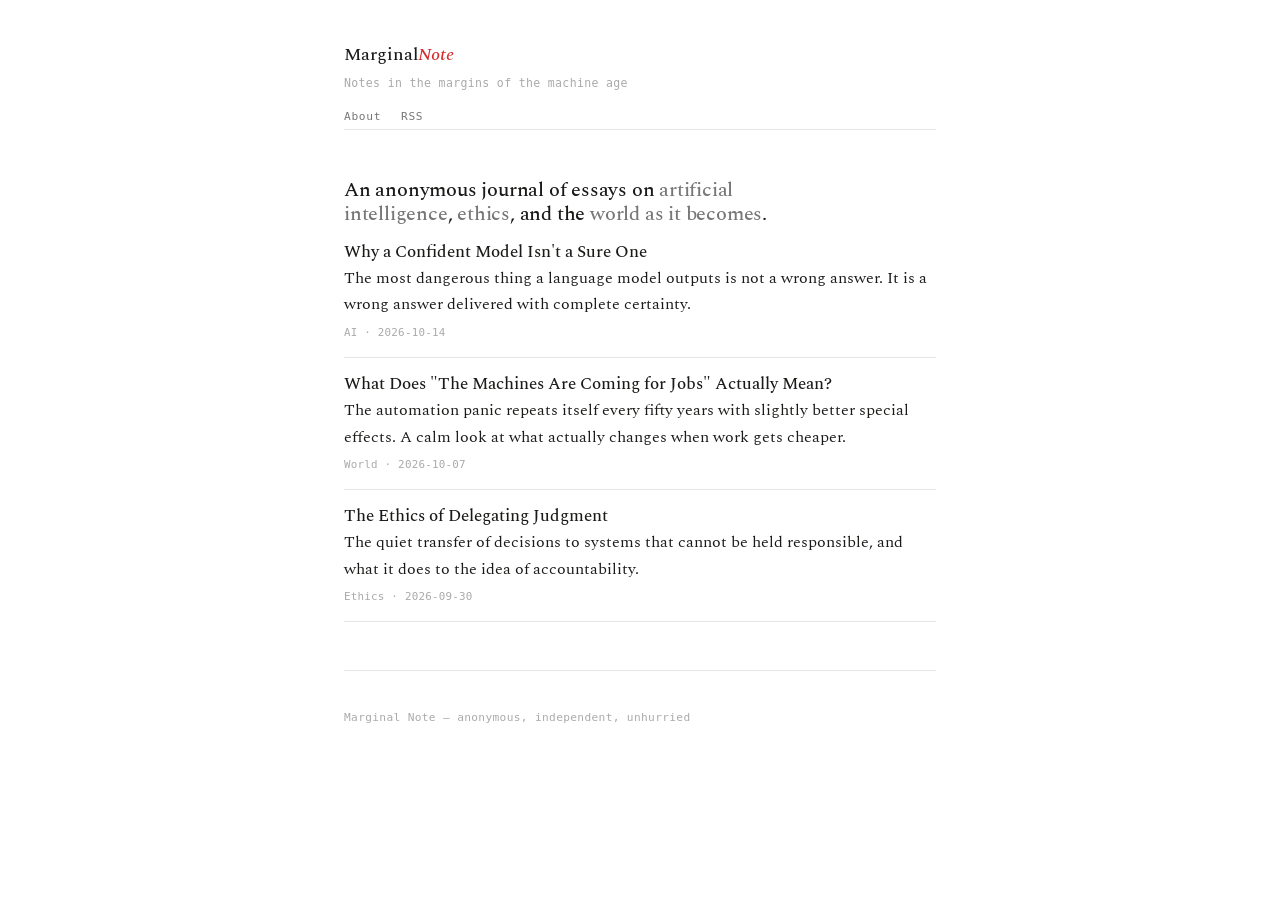
<file: index.html>
<!DOCTYPE html>
<html lang="en">
<head>
  <meta charset="UTF-8">
  <meta name="viewport" content="width=device-width, initial-scale=1.0">
  <title>Marginal Note</title>
  <meta name="description" content="An anonymous journal of essays on artificial intelligence, ethics, technology, and the world as it becomes.">
  <link rel="canonical" href="https://marginalnote.com/">
  <link rel="icon" href="assets/favicon.svg" type="image/svg+xml">
  <link rel="alternate" type="application/rss+xml" title="Marginal Note" href="feed.xml">
  <link rel="sitemap" type="application/xml" href="sitemap.xml">
  <link rel="preconnect" href="https://fonts.googleapis.com">
  <link rel="preconnect" href="https://fonts.gstatic.com" crossorigin>
  <link href="https://fonts.googleapis.com/css2?family=Spectral:ital,wght@0,300;0,400;0,500;0,600&display=swap" rel="stylesheet">
  <link rel="stylesheet" href="assets/css/theme.css">
</head>
<body>
  <div class="wrap">
    <header class="site-head">
      <div class="brand">Marginal<em>Note</em></div>
      <div class="tagline">Notes in the margins of the machine age</div>
      <div class="nav">
        <a href="about.html">About</a>
        <a href="feed.xml">RSS</a>
      </div>
    </header>

    <section class="masthead">
      <h1>An anonymous journal of essays on <span class="soft">artificial intelligence</span>, <span class="soft">ethics</span>, and the <span class="soft">world as it becomes</span>.</h1>
    </section>

    <!-- ESSAYS -->
        <a class="essay-item" href="essays/confident-model-not-sure.html">
          <span class="title">Why a Confident Model Isn't a Sure One</span><br>
          <span class="excerpt">The most dangerous thing a language model outputs is not a wrong answer. It is a wrong answer delivered with complete certainty.</span><br>
          <span class="meta">AI · 2026-10-14</span>
        </a>

        <a class="essay-item" href="essays/machines-coming-for-jobs.html">
          <span class="title">What Does "The Machines Are Coming for Jobs" Actually Mean?</span><br>
          <span class="excerpt">The automation panic repeats itself every fifty years with slightly better special effects. A calm look at what actually changes when work gets cheaper.</span><br>
          <span class="meta">World · 2026-10-07</span>
        </a>

        <a class="essay-item" href="essays/ethics-of-delegating-judgment.html">
          <span class="title">The Ethics of Delegating Judgment</span><br>
          <span class="excerpt">The quiet transfer of decisions to systems that cannot be held responsible, and what it does to the idea of accountability.</span><br>
          <span class="meta">Ethics · 2026-09-30</span>
        </a>
        <!-- /ESSAYS -->

    <footer class="foot">
      <span class="info">Marginal Note — anonymous, independent, unhurried</span>
    </footer>
  </div>
</body>
</html>
</file>
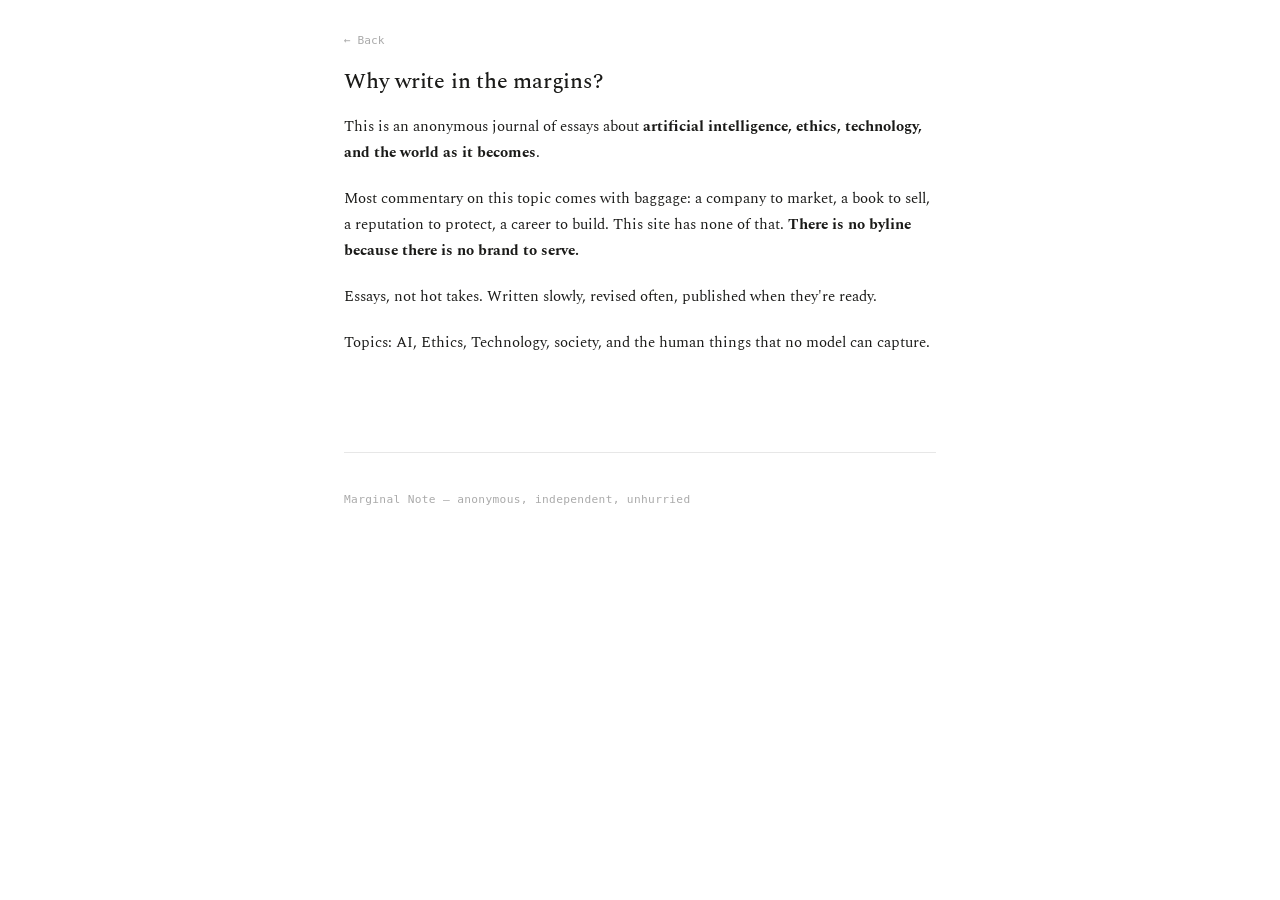
<file: about.html>
<!DOCTYPE html>
<html lang="en">
<head>
  <meta charset="UTF-8">
  <meta name="viewport" content="width=device-width, initial-scale=1.0">
  <title>Marginal Note — About</title>
  <meta name="description" content="About Marginal Note, an anonymous journal of essays.">
  <link rel="canonical" href="https://marginalnote.com/about.html">
  <link rel="icon" href="assets/favicon.svg" type="image/svg+xml">
  <link rel="alternate" type="application/rss+xml" title="Marginal Note" href="feed.xml">
  <link rel="preconnect" href="https://fonts.googleapis.com">
  <link rel="preconnect" href="https://fonts.gstatic.com" crossorigin>
  <link href="https://fonts.googleapis.com/css2?family=Spectral:ital,wght@0,300;0,400;0,500;0,600&display=swap" rel="stylesheet">
  <link rel="stylesheet" href="assets/css/theme.css">
</head>
<body>
  <div class="wrap">
    <div class="page">
      <a href="index.html" style="font-family:var(--mono);font-size:0.7rem;color:var(--faint);display:block;margin-bottom:1.2rem;">← Back</a>
      <h1>Why write in the margins?</h1>
      <div class="prose">
        <p>This is an anonymous journal of essays about <strong>artificial intelligence, ethics, technology, and the world as it becomes</strong>.</p>
        <p>Most commentary on this topic comes with baggage: a company to market, a book to sell, a reputation to protect, a career to build. This site has none of that. <strong>There is no byline because there is no brand to serve.</strong></p>
        <p>Essays, not hot takes. Written slowly, revised often, published when they're ready.</p>
        <p>Topics: AI, Ethics, Technology, society, and the human things that no model can capture.</p>
      </div>
    </div>
    <footer class="foot">
      <span class="info">Marginal Note — anonymous, independent, unhurried</span>
    </footer>
  </div>
</body>
</html>
</file>
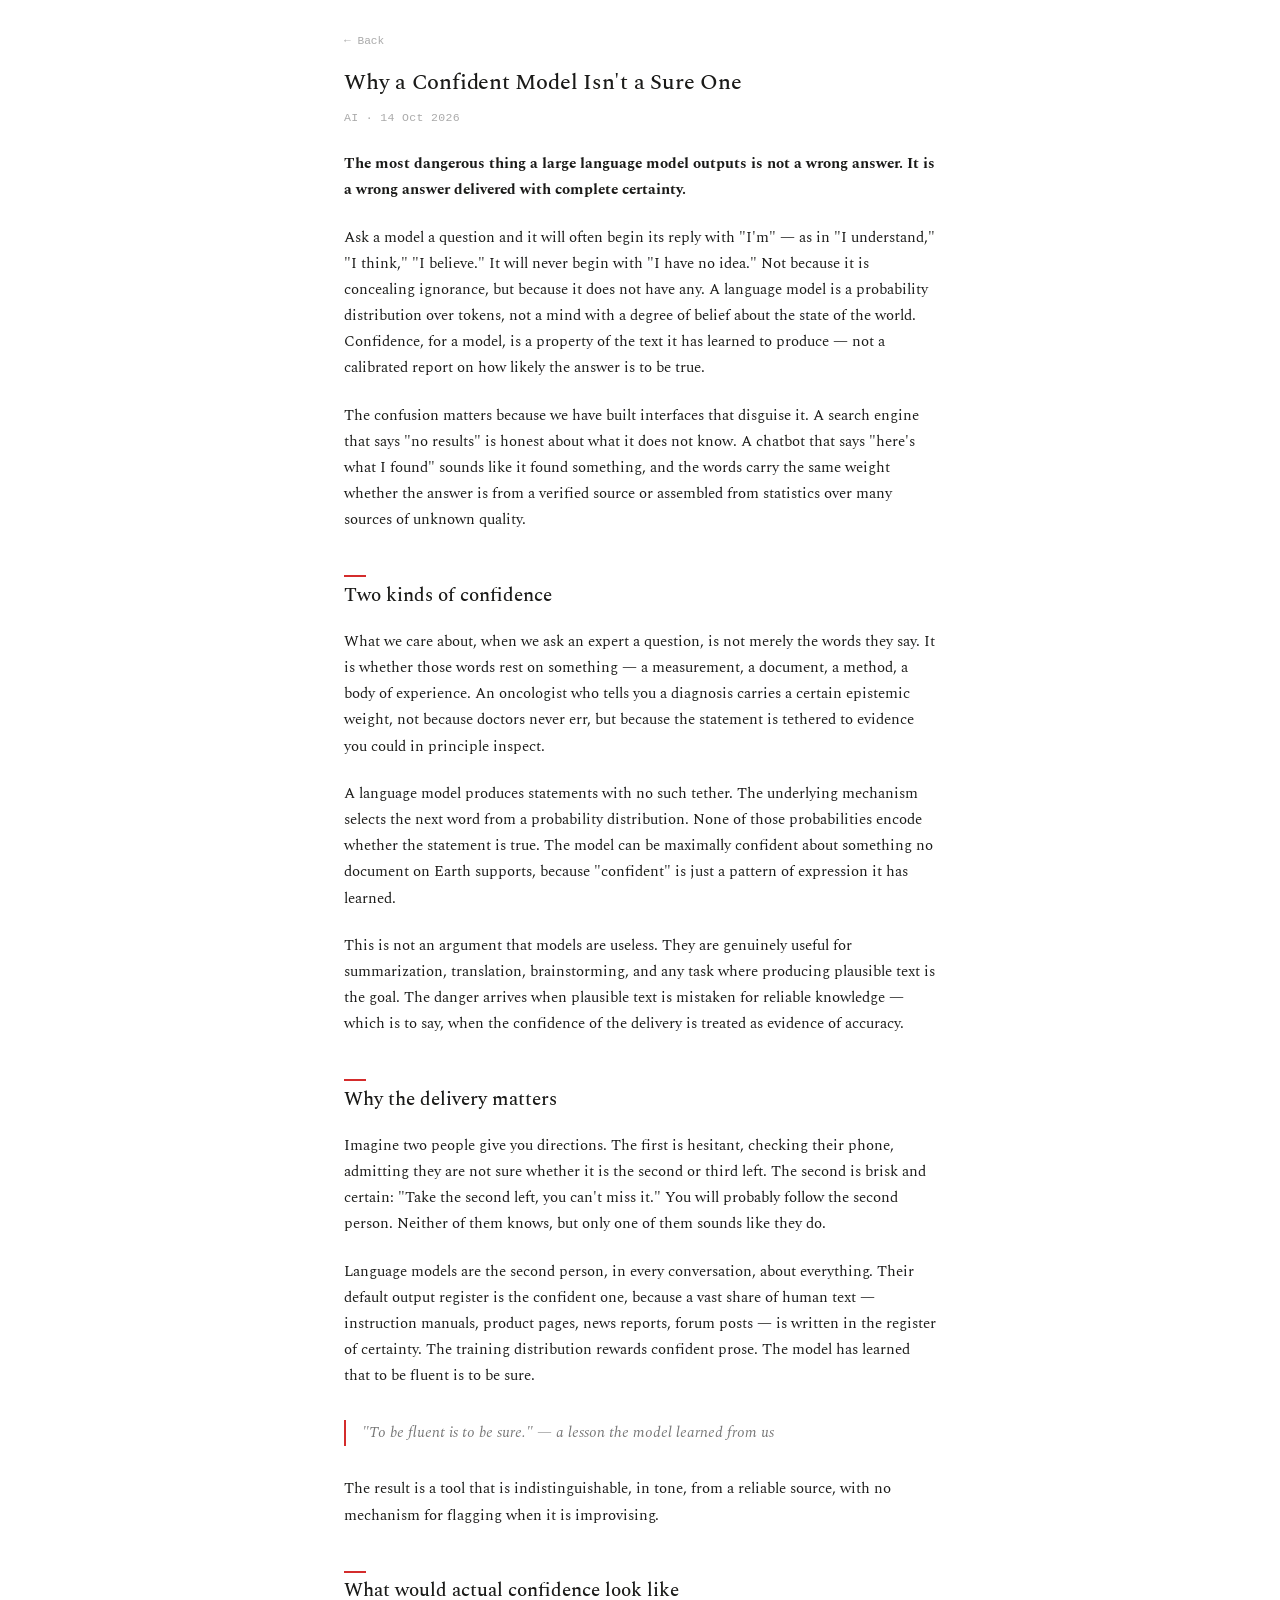
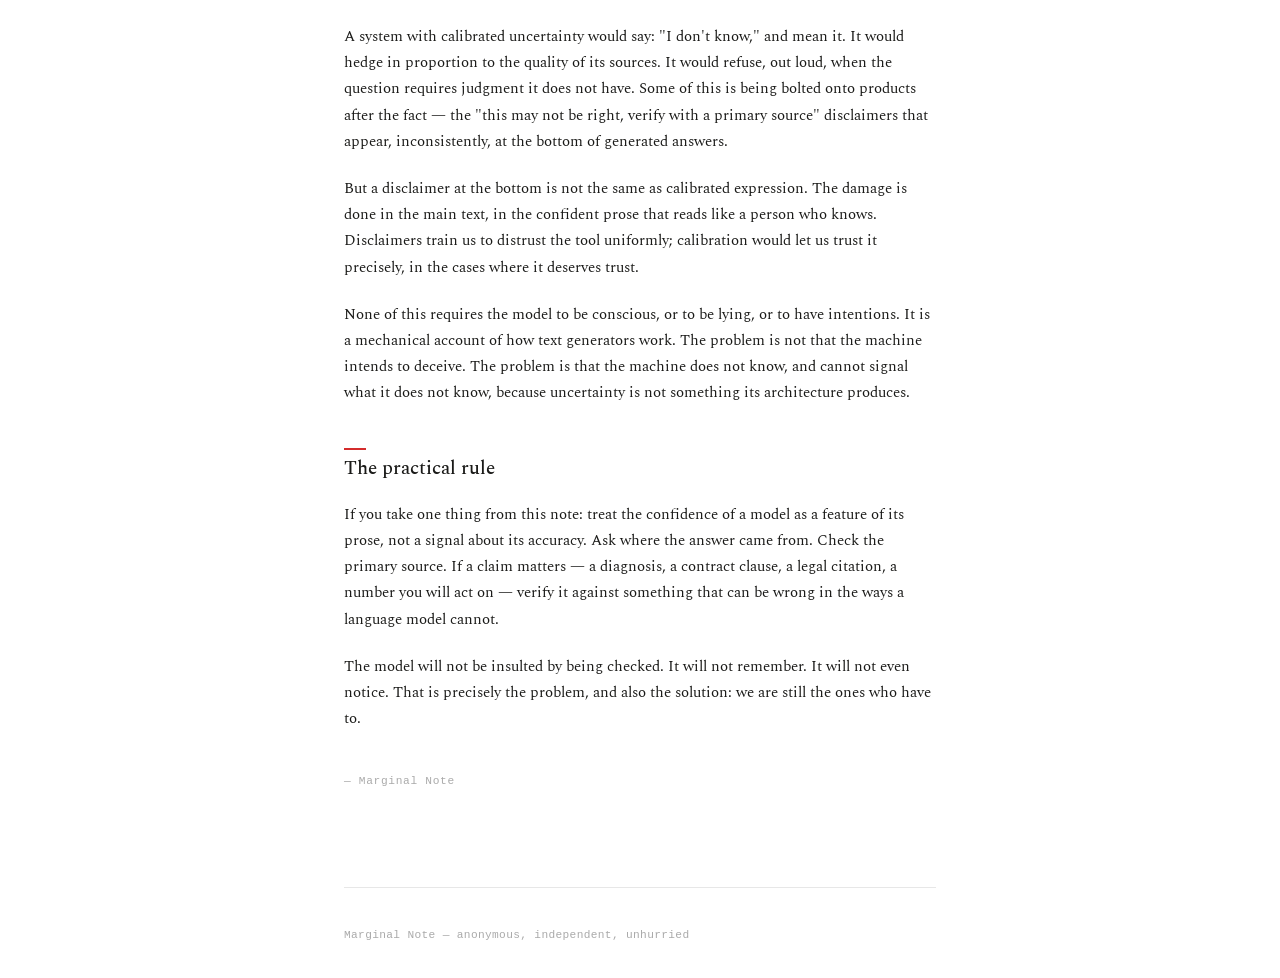
<file: essays/confident-model-not-sure.html>
<!DOCTYPE html>
<html lang="en">
<head>
  <meta charset="UTF-8">
  <meta name="viewport" content="width=device-width, initial-scale=1.0">
  <title>Marginal Note · Why a Confident Model Isn't a Sure One</title>
  <meta name="description" content="The most dangerous thing a language model outputs is not a wrong answer. It is a wrong answer delivered with complete certainty.">
  <link rel="canonical" href="https://marginalnote.com/essays/confident-model-not-sure.html">
  <meta property="og:type" content="article">
  <meta property="og:title" content="Why a Confident Model Isn't a Sure One">
  <meta property="og:description" content="The most dangerous thing a language model outputs is not a wrong answer. It is a wrong answer delivered with complete certainty.">
  <meta property="og:url" content="https://marginalnote.com/essays/confident-model-not-sure.html">
  <link rel="icon" href="../assets/favicon.svg" type="image/svg+xml">
  <link rel="alternate" type="application/rss+xml" title="Marginal Note" href="../feed.xml">
  <link rel="sitemap" type="application/xml" href="../sitemap.xml">
  <link rel="preconnect" href="https://fonts.googleapis.com">
  <link rel="preconnect" href="https://fonts.gstatic.com" crossorigin>
  <link href="https://fonts.googleapis.com/css2?family=Spectral:ital,wght@0,300;0,400;0,500;0,600&display=swap" rel="stylesheet">
  <link rel="stylesheet" href="../assets/css/theme.css">
</head>
<body>
  <div class="wrap">
    <article class="article">
      <a class="back" href="../index.html">← Back</a>
      <h1>Why a Confident Model Isn't a Sure One</h1>
      <div class="byline">AI · 14 Oct 2026</div>
      <div class="article-body"><p><strong>The most dangerous thing a large language model outputs is not a wrong answer. It is a wrong answer delivered with complete certainty.</strong></p>

<p>Ask a model a question and it will often begin its reply with "I'm" — as in "I understand," "I think," "I believe." It will never begin with "I have no idea." Not because it is concealing ignorance, but because it does not have any. A language model is a probability distribution over tokens, not a mind with a degree of belief about the state of the world. Confidence, for a model, is a property of the text it has learned to produce — not a calibrated report on how likely the answer is to be true.</p>

<p>The confusion matters because we have built interfaces that disguise it. A search engine that says "no results" is honest about what it does not know. A chatbot that says "here's what I found" sounds like it found something, and the words carry the same weight whether the answer is from a verified source or assembled from statistics over many sources of unknown quality.</p>

<h2>Two kinds of confidence</h2>

<p>What we care about, when we ask an expert a question, is not merely the words they say. It is whether those words rest on something — a measurement, a document, a method, a body of experience. An oncologist who tells you a diagnosis carries a certain epistemic weight, not because doctors never err, but because the statement is tethered to evidence you could in principle inspect.</p>

<p>A language model produces statements with no such tether. The underlying mechanism selects the next word from a probability distribution. None of those probabilities encode whether the statement is true. The model can be maximally confident about something no document on Earth supports, because "confident" is just a pattern of expression it has learned.</p>

<p>This is not an argument that models are useless. They are genuinely useful for summarization, translation, brainstorming, and any task where producing plausible text is the goal. The danger arrives when plausible text is mistaken for reliable knowledge — which is to say, when the confidence of the delivery is treated as evidence of accuracy.</p>

<h2>Why the delivery matters</h2>

<p>Imagine two people give you directions. The first is hesitant, checking their phone, admitting they are not sure whether it is the second or third left. The second is brisk and certain: "Take the second left, you can't miss it." You will probably follow the second person. Neither of them knows, but only one of them sounds like they do.</p>

<p>Language models are the second person, in every conversation, about everything. Their default output register is the confident one, because a vast share of human text — instruction manuals, product pages, news reports, forum posts — is written in the register of certainty. The training distribution rewards confident prose. The model has learned that to be fluent is to be sure.</p>

<blockquote><p>"To be fluent is to be sure." — a lesson the model learned from us</p></blockquote>

<p>The result is a tool that is indistinguishable, in tone, from a reliable source, with no mechanism for flagging when it is improvising.</p>

<h2>What would actual confidence look like</h2>

<p>A system with calibrated uncertainty would say: "I don't know," and mean it. It would hedge in proportion to the quality of its sources. It would refuse, out loud, when the question requires judgment it does not have. Some of this is being bolted onto products after the fact — the "this may not be right, verify with a primary source" disclaimers that appear, inconsistently, at the bottom of generated answers.</p>

<p>But a disclaimer at the bottom is not the same as calibrated expression. The damage is done in the main text, in the confident prose that reads like a person who knows. Disclaimers train us to distrust the tool uniformly; calibration would let us trust it precisely, in the cases where it deserves trust.</p>

<p class="note">None of this requires the model to be conscious, or to be lying, or to have intentions. It is a mechanical account of how text generators work. The problem is not that the machine intends to deceive. The problem is that the machine does not know, and cannot signal what it does not know, because uncertainty is not something its architecture produces.</p>

<h2>The practical rule</h2>

<p>If you take one thing from this note: treat the confidence of a model as a feature of its prose, not a signal about its accuracy. Ask where the answer came from. Check the primary source. If a claim matters — a diagnosis, a contract clause, a legal citation, a number you will act on — verify it against something that can be wrong in the ways a language model cannot.</p>

<p>The model will not be insulted by being checked. It will not remember. It will not even notice. That is precisely the problem, and also the solution: we are still the ones who have to.</p></div>
      <p class="endsig">— Marginal Note</p>
    </article>
    <footer class="foot">
      <span class="info">Marginal Note — anonymous, independent, unhurried</span>
    </footer>
  </div>
</body>
</html>
</file>
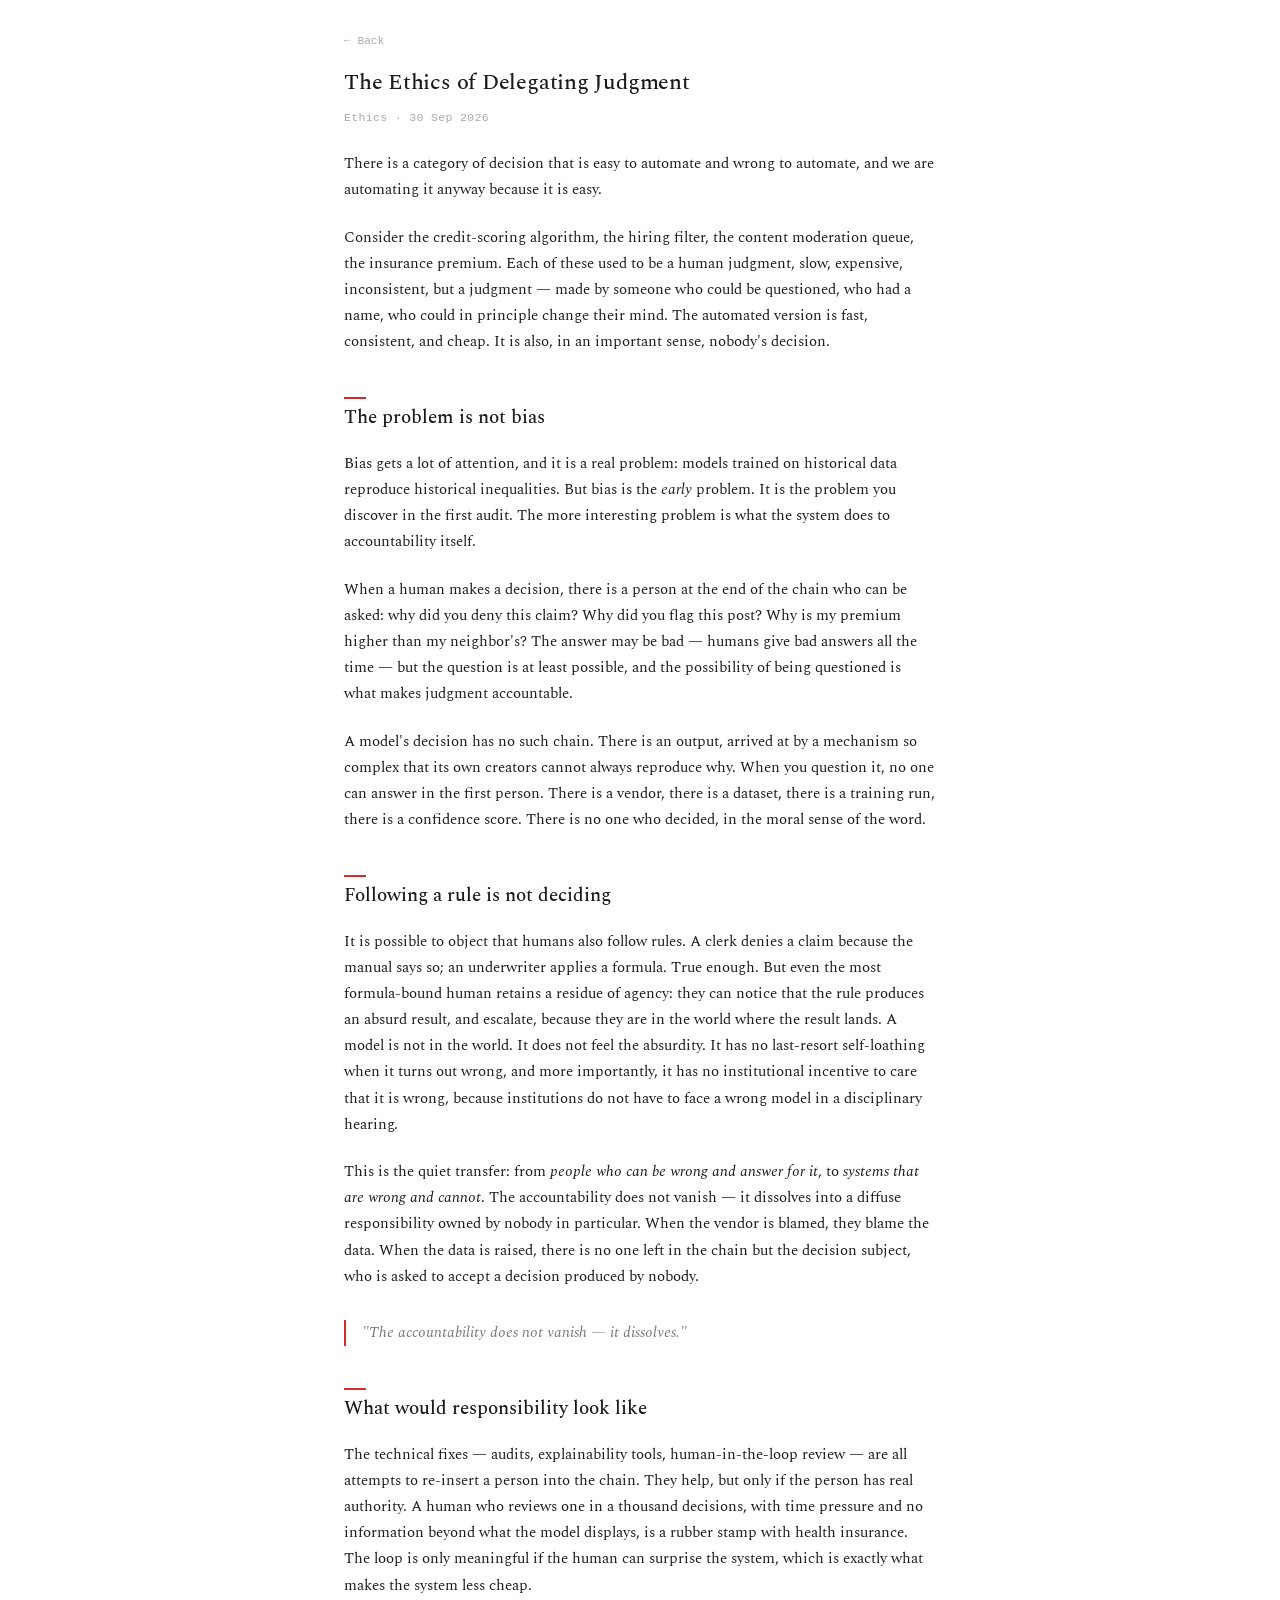
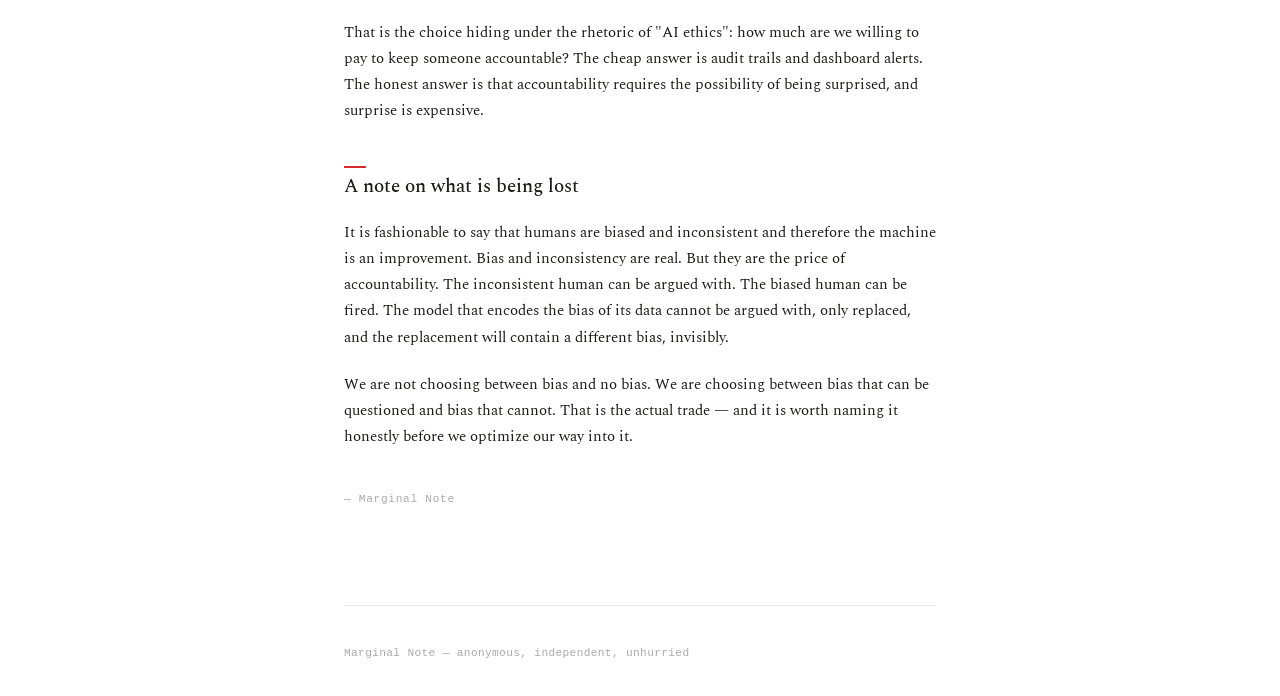
<file: essays/ethics-of-delegating-judgment.html>
<!DOCTYPE html>
<html lang="en">
<head>
  <meta charset="UTF-8">
  <meta name="viewport" content="width=device-width, initial-scale=1.0">
  <title>Marginal Note · The Ethics of Delegating Judgment</title>
  <meta name="description" content="The quiet transfer of decisions to systems that cannot be held responsible, and what it does to the idea of accountability.">
  <link rel="canonical" href="https://marginalnote.com/essays/ethics-of-delegating-judgment.html">
  <meta property="og:type" content="article">
  <meta property="og:title" content="The Ethics of Delegating Judgment">
  <meta property="og:description" content="The quiet transfer of decisions to systems that cannot be held responsible, and what it does to the idea of accountability.">
  <meta property="og:url" content="https://marginalnote.com/essays/ethics-of-delegating-judgment.html">
  <link rel="icon" href="../assets/favicon.svg" type="image/svg+xml">
  <link rel="alternate" type="application/rss+xml" title="Marginal Note" href="../feed.xml">
  <link rel="sitemap" type="application/xml" href="../sitemap.xml">
  <link rel="preconnect" href="https://fonts.googleapis.com">
  <link rel="preconnect" href="https://fonts.gstatic.com" crossorigin>
  <link href="https://fonts.googleapis.com/css2?family=Spectral:ital,wght@0,300;0,400;0,500;0,600&display=swap" rel="stylesheet">
  <link rel="stylesheet" href="../assets/css/theme.css">
</head>
<body>
  <div class="wrap">
    <article class="article">
      <a class="back" href="../index.html">← Back</a>
      <h1>The Ethics of Delegating Judgment</h1>
      <div class="byline">Ethics · 30 Sep 2026</div>
      <div class="article-body"><p>There is a category of decision that is easy to automate and wrong to automate, and we are automating it anyway because it is easy.</p>

<p>Consider the credit-scoring algorithm, the hiring filter, the content moderation queue, the insurance premium. Each of these used to be a human judgment, slow, expensive, inconsistent, but a judgment — made by someone who could be questioned, who had a name, who could in principle change their mind. The automated version is fast, consistent, and cheap. It is also, in an important sense, nobody's decision.</p>

<h2>The problem is not bias</h2>

<p>Bias gets a lot of attention, and it is a real problem: models trained on historical data reproduce historical inequalities. But bias is the <em>early</em> problem. It is the problem you discover in the first audit. The more interesting problem is what the system does to accountability itself.</p>

<p>When a human makes a decision, there is a person at the end of the chain who can be asked: why did you deny this claim? Why did you flag this post? Why is my premium higher than my neighbor's? The answer may be bad — humans give bad answers all the time — but the question is at least possible, and the possibility of being questioned is what makes judgment accountable.</p>

<p>A model's decision has no such chain. There is an output, arrived at by a mechanism so complex that its own creators cannot always reproduce why. When you question it, no one can answer in the first person. There is a vendor, there is a dataset, there is a training run, there is a confidence score. There is no one who decided, in the moral sense of the word.</p>

<h2>Following a rule is not deciding</h2>

<p>It is possible to object that humans also follow rules. A clerk denies a claim because the manual says so; an underwriter applies a formula. True enough. But even the most formula-bound human retains a residue of agency: they can notice that the rule produces an absurd result, and escalate, because they are in the world where the result lands. A model is not in the world. It does not feel the absurdity. It has no last-resort self-loathing when it turns out wrong, and more importantly, it has no institutional incentive to care that it is wrong, because institutions do not have to face a wrong model in a disciplinary hearing.</p>

<p>This is the quiet transfer: from <em>people who can be wrong and answer for it</em>, to <em>systems that are wrong and cannot</em>. The accountability does not vanish — it dissolves into a diffuse responsibility owned by nobody in particular. When the vendor is blamed, they blame the data. When the data is raised, there is no one left in the chain but the decision subject, who is asked to accept a decision produced by nobody.</p>

<blockquote><p>"The accountability does not vanish — it dissolves."</p></blockquote>

<h2>What would responsibility look like</h2>

<p>The technical fixes — audits, explainability tools, human-in-the-loop review — are all attempts to re-insert a person into the chain. They help, but only if the person has real authority. A human who reviews one in a thousand decisions, with time pressure and no information beyond what the model displays, is a rubber stamp with health insurance. The loop is only meaningful if the human can surprise the system, which is exactly what makes the system less cheap.</p>

<p>That is the choice hiding under the rhetoric of "AI ethics": how much are we willing to pay to keep someone accountable? The cheap answer is audit trails and dashboard alerts. The honest answer is that accountability requires the possibility of being surprised, and surprise is expensive.</p>

<h2>A note on what is being lost</h2>

<p>It is fashionable to say that humans are biased and inconsistent and therefore the machine is an improvement. Bias and inconsistency are real. But they are the price of accountability. The inconsistent human can be argued with. The biased human can be fired. The model that encodes the bias of its data cannot be argued with, only replaced, and the replacement will contain a different bias, invisibly.</p>

<p>We are not choosing between bias and no bias. We are choosing between bias that can be questioned and bias that cannot. That is the actual trade — and it is worth naming it honestly before we optimize our way into it.</p></div>
      <p class="endsig">— Marginal Note</p>
    </article>
    <footer class="foot">
      <span class="info">Marginal Note — anonymous, independent, unhurried</span>
    </footer>
  </div>
</body>
</html>
</file>
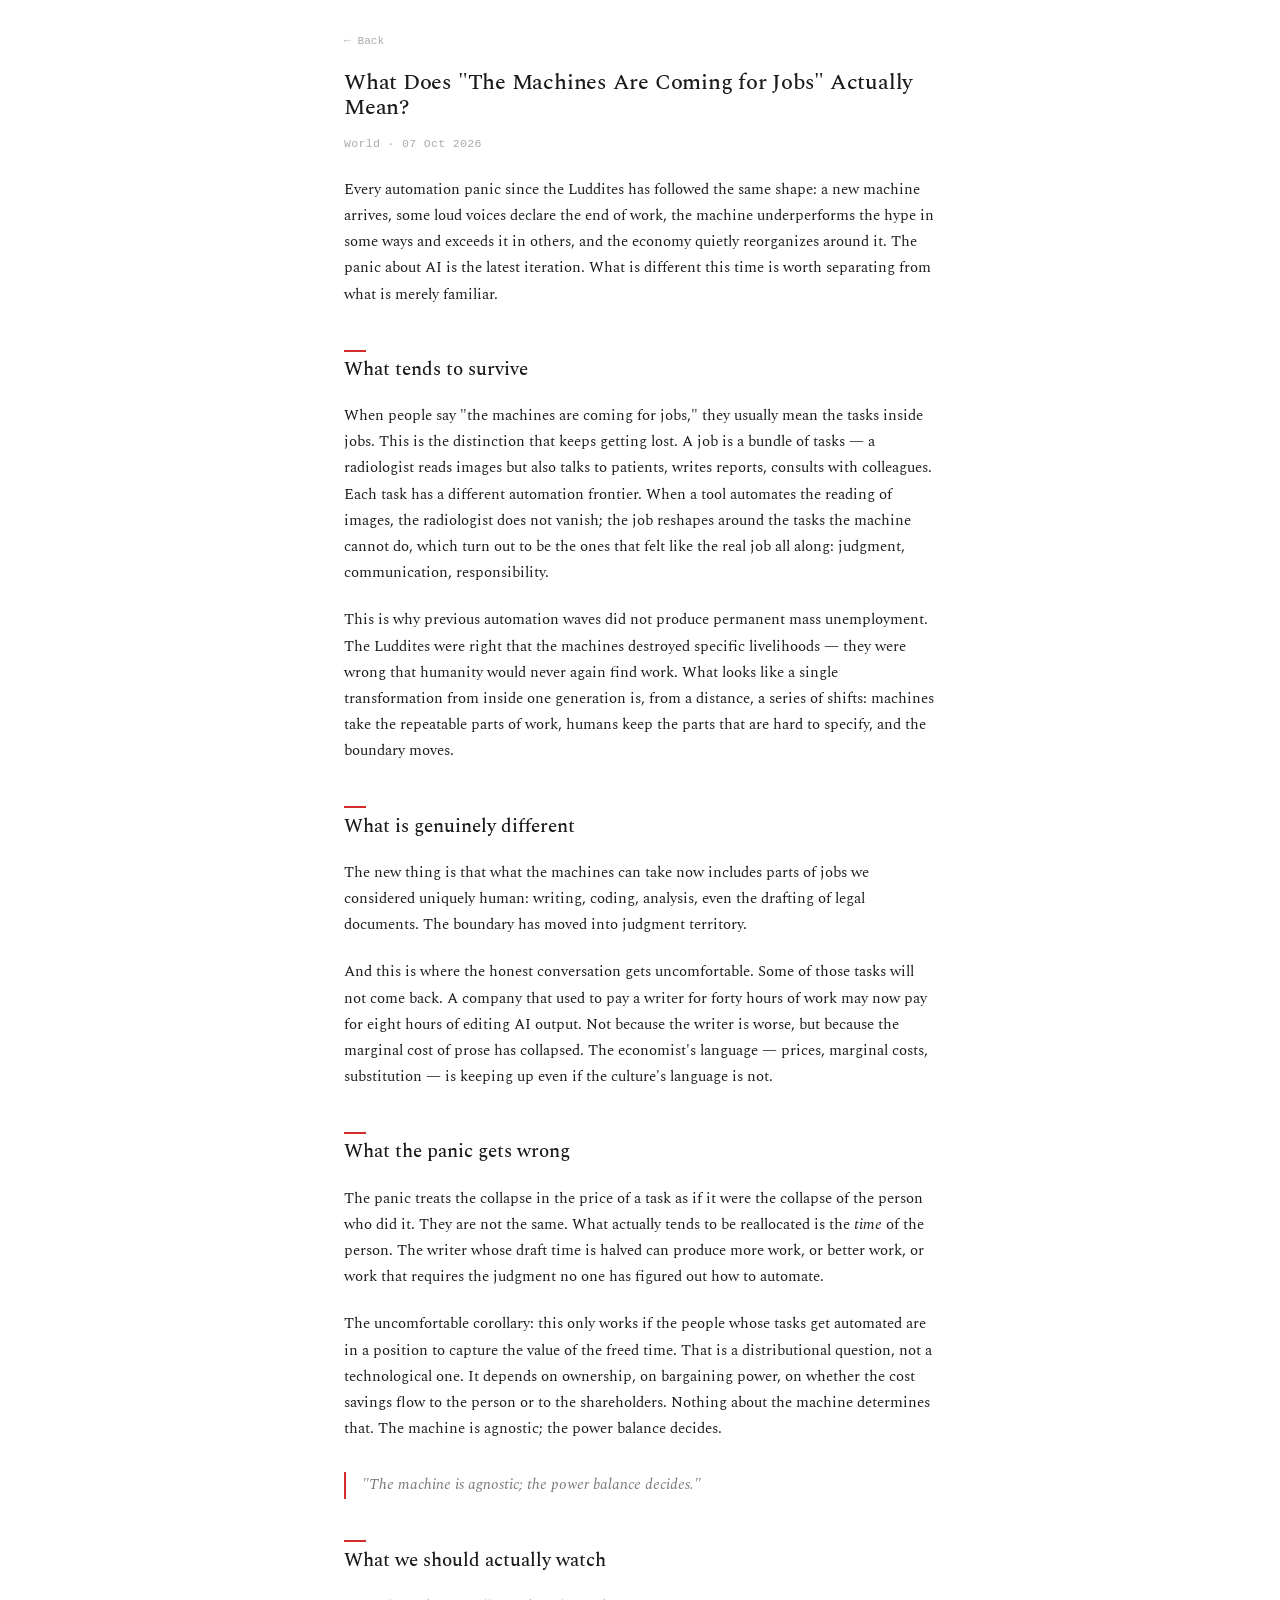
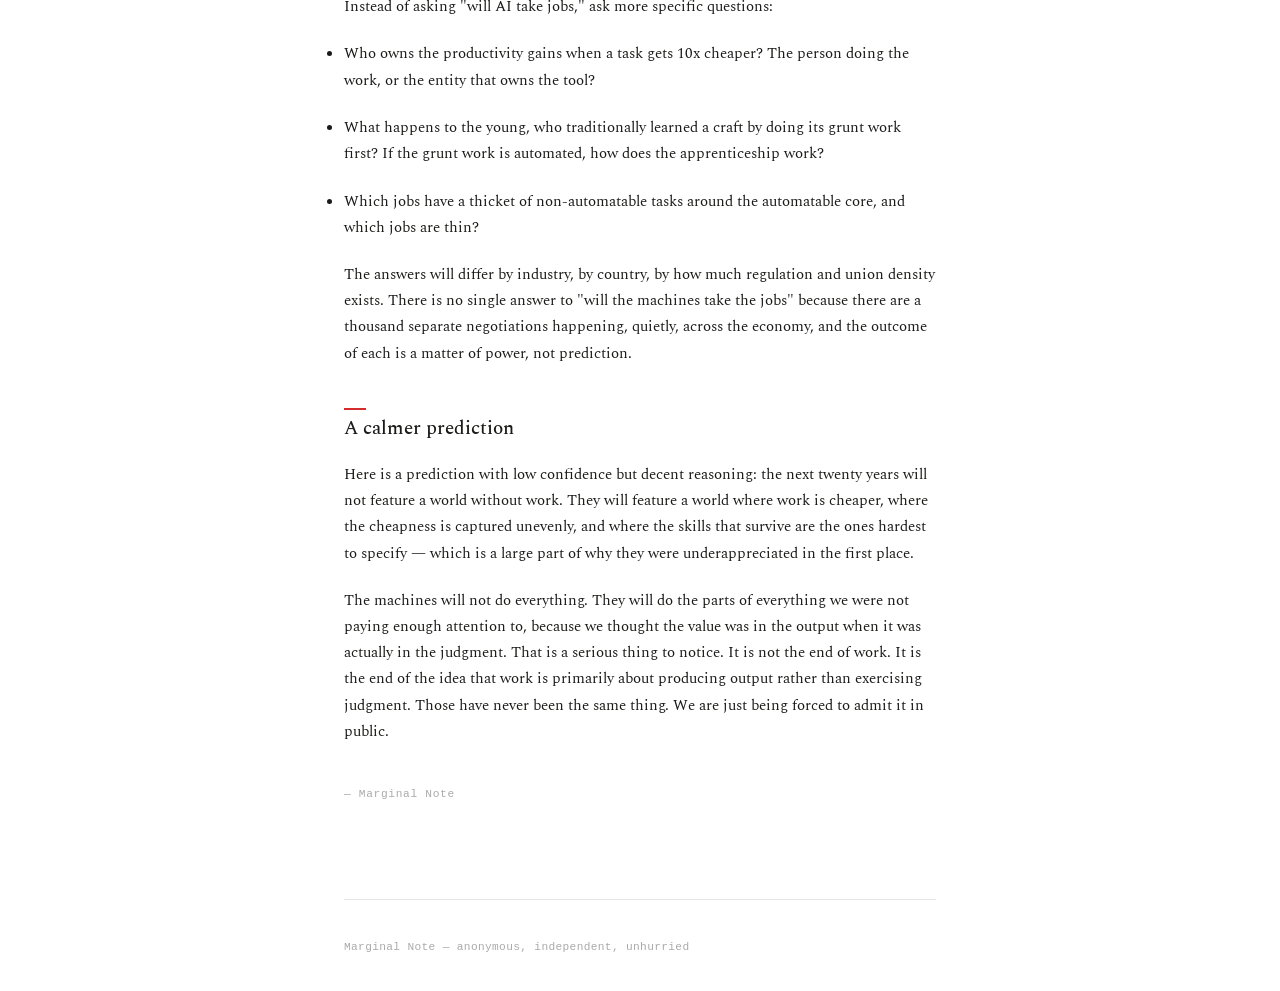
<file: essays/machines-coming-for-jobs.html>
<!DOCTYPE html>
<html lang="en">
<head>
  <meta charset="UTF-8">
  <meta name="viewport" content="width=device-width, initial-scale=1.0">
  <title>Marginal Note · What Does "The Machines Are Coming for Jobs" Actually Mean?</title>
  <meta name="description" content="The automation panic repeats itself every fifty years with slightly better special effects. A calm look at what actually changes when work gets cheaper.">
  <link rel="canonical" href="https://marginalnote.com/essays/machines-coming-for-jobs.html">
  <meta property="og:type" content="article">
  <meta property="og:title" content="What Does "The Machines Are Coming for Jobs" Actually Mean?">
  <meta property="og:description" content="The automation panic repeats itself every fifty years with slightly better special effects. A calm look at what actually changes when work gets cheaper.">
  <meta property="og:url" content="https://marginalnote.com/essays/machines-coming-for-jobs.html">
  <link rel="icon" href="../assets/favicon.svg" type="image/svg+xml">
  <link rel="alternate" type="application/rss+xml" title="Marginal Note" href="../feed.xml">
  <link rel="sitemap" type="application/xml" href="../sitemap.xml">
  <link rel="preconnect" href="https://fonts.googleapis.com">
  <link rel="preconnect" href="https://fonts.gstatic.com" crossorigin>
  <link href="https://fonts.googleapis.com/css2?family=Spectral:ital,wght@0,300;0,400;0,500;0,600&display=swap" rel="stylesheet">
  <link rel="stylesheet" href="../assets/css/theme.css">
</head>
<body>
  <div class="wrap">
    <article class="article">
      <a class="back" href="../index.html">← Back</a>
      <h1>What Does "The Machines Are Coming for Jobs" Actually Mean?</h1>
      <div class="byline">World · 07 Oct 2026</div>
      <div class="article-body"><p>Every automation panic since the Luddites has followed the same shape: a new machine arrives, some loud voices declare the end of work, the machine underperforms the hype in some ways and exceeds it in others, and the economy quietly reorganizes around it. The panic about AI is the latest iteration. What is different this time is worth separating from what is merely familiar.</p>

<h2>What tends to survive</h2>

<p>When people say "the machines are coming for jobs," they usually mean the tasks inside jobs. This is the distinction that keeps getting lost. A job is a bundle of tasks — a radiologist reads images but also talks to patients, writes reports, consults with colleagues. Each task has a different automation frontier. When a tool automates the reading of images, the radiologist does not vanish; the job reshapes around the tasks the machine cannot do, which turn out to be the ones that felt like the real job all along: judgment, communication, responsibility.</p>

<p>This is why previous automation waves did not produce permanent mass unemployment. The Luddites were right that the machines destroyed specific livelihoods — they were wrong that humanity would never again find work. What looks like a single transformation from inside one generation is, from a distance, a series of shifts: machines take the repeatable parts of work, humans keep the parts that are hard to specify, and the boundary moves.</p>

<h2>What is genuinely different</h2>

<p>The new thing is that what the machines can take now includes parts of jobs we considered uniquely human: writing, coding, analysis, even the drafting of legal documents. The boundary has moved into judgment territory.</p>

<p>And this is where the honest conversation gets uncomfortable. Some of those tasks will not come back. A company that used to pay a writer for forty hours of work may now pay for eight hours of editing AI output. Not because the writer is worse, but because the marginal cost of prose has collapsed. The economist's language — prices, marginal costs, substitution — is keeping up even if the culture's language is not.</p>

<h2>What the panic gets wrong</h2>

<p>The panic treats the collapse in the price of a task as if it were the collapse of the person who did it. They are not the same. What actually tends to be reallocated is the <em>time</em> of the person. The writer whose draft time is halved can produce more work, or better work, or work that requires the judgment no one has figured out how to automate.</p>

<p>The uncomfortable corollary: this only works if the people whose tasks get automated are in a position to capture the value of the freed time. That is a distributional question, not a technological one. It depends on ownership, on bargaining power, on whether the cost savings flow to the person or to the shareholders. Nothing about the machine determines that. The machine is agnostic; the power balance decides.</p>

<blockquote><p>"The machine is agnostic; the power balance decides."</p></blockquote>

<h2>What we should actually watch</h2>

<p>Instead of asking "will AI take jobs," ask more specific questions:</p>

<ul><li>Who owns the productivity gains when a task gets 10x cheaper? The person doing the work, or the entity that owns the tool?</li></ul>
<ul><li>What happens to the young, who traditionally learned a craft by doing its grunt work first? If the grunt work is automated, how does the apprenticeship work?</li></ul>
<ul><li>Which jobs have a thicket of non-automatable tasks around the automatable core, and which jobs are thin?</li></ul>

<p>The answers will differ by industry, by country, by how much regulation and union density exists. There is no single answer to "will the machines take the jobs" because there are a thousand separate negotiations happening, quietly, across the economy, and the outcome of each is a matter of power, not prediction.</p>

<h2>A calmer prediction</h2>

<p>Here is a prediction with low confidence but decent reasoning: the next twenty years will not feature a world without work. They will feature a world where work is cheaper, where the cheapness is captured unevenly, and where the skills that survive are the ones hardest to specify — which is a large part of why they were underappreciated in the first place.</p>

<p>The machines will not do everything. They will do the parts of everything we were not paying enough attention to, because we thought the value was in the output when it was actually in the judgment. That is a serious thing to notice. It is not the end of work. It is the end of the idea that work is primarily about producing output rather than exercising judgment. Those have never been the same thing. We are just being forced to admit it in public.</p></div>
      <p class="endsig">— Marginal Note</p>
    </article>
    <footer class="foot">
      <span class="info">Marginal Note — anonymous, independent, unhurried</span>
    </footer>
  </div>
</body>
</html>
</file>
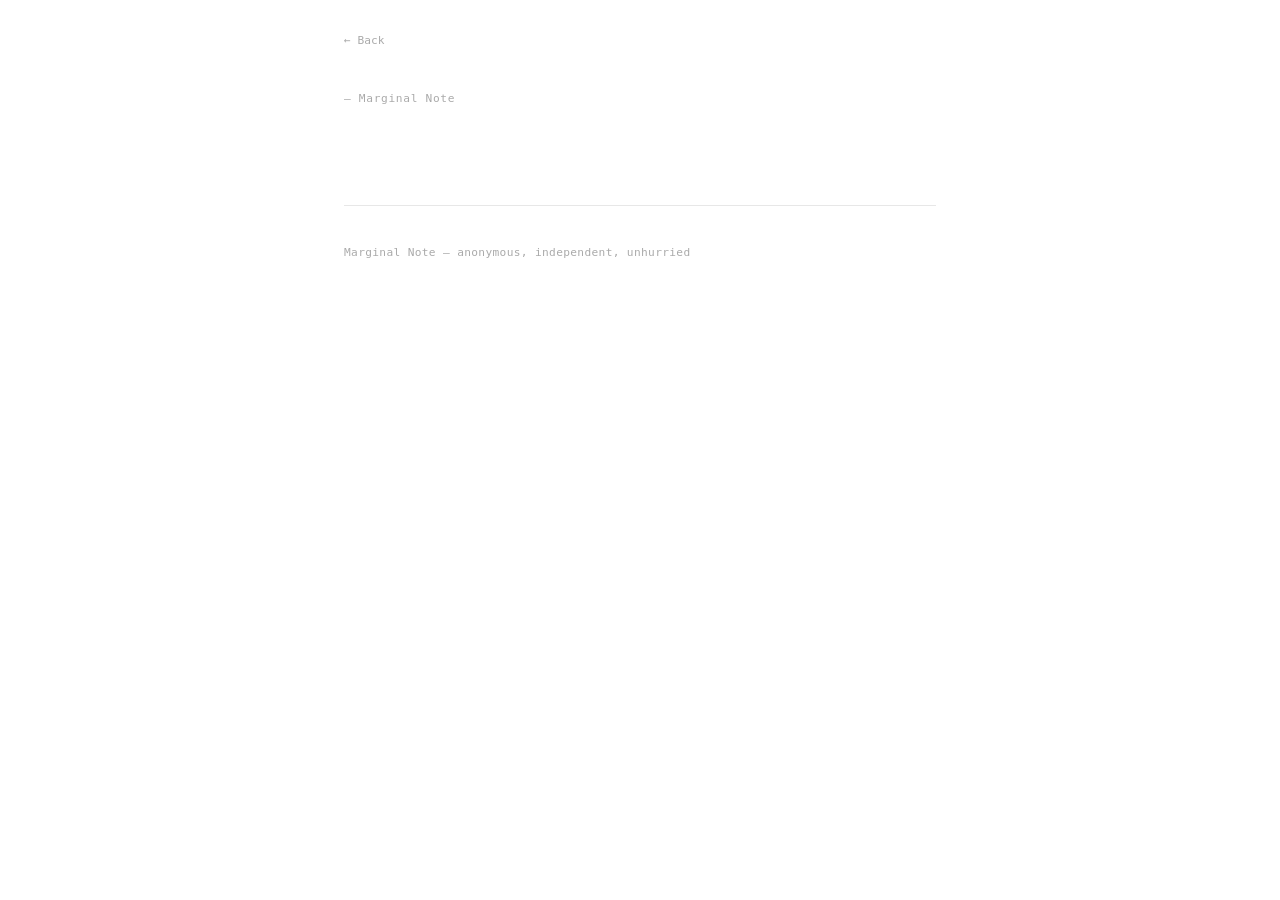
<file: scripts/essay_template.html>
<!DOCTYPE html>
<html lang="en">
<head>
  <meta charset="UTF-8">
  <meta name="viewport" content="width=device-width, initial-scale=1.0">
  <title>Marginal Note · <!-- TITLE --></title>
  <meta name="description" content="<!-- OG_DESC -->">
  <link rel="canonical" href="<!-- CANONICAL -->">
  <meta property="og:type" content="article">
  <meta property="og:title" content="<!-- OG_TITLE -->">
  <meta property="og:description" content="<!-- OG_DESC -->">
  <meta property="og:url" content="<!-- CANONICAL -->">
  <link rel="icon" href="../assets/favicon.svg" type="image/svg+xml">
  <link rel="alternate" type="application/rss+xml" title="Marginal Note" href="../feed.xml">
  <link rel="sitemap" type="application/xml" href="../sitemap.xml">
  <link rel="preconnect" href="https://fonts.googleapis.com">
  <link rel="preconnect" href="https://fonts.gstatic.com" crossorigin>
  <link href="https://fonts.googleapis.com/css2?family=Spectral:ital,wght@0,300;0,400;0,500;0,600&display=swap" rel="stylesheet">
  <link rel="stylesheet" href="../assets/css/theme.css">
</head>
<body>
  <div class="wrap">
    <article class="article">
      <a class="back" href="../index.html">← Back</a>
      <h1><!-- SHADOW_TITLE --></h1>
      <div class="byline"><!-- BYLINE --></div>
      <div class="article-body"><!-- BODY --></div>
      <p class="endsig">— Marginal Note</p>
    </article>
    <footer class="foot">
      <span class="info">Marginal Note — anonymous, independent, unhurried</span>
    </footer>
  </div>
</body>
</html>
</file>
<file: assets/css/theme.css>
:root {
  --ink: #1A1A18;
  --muted: #777;
  --faint: #aaa;
  --red: #D42C2C;
  --line: rgba(26,26,24,0.1);
  --serif: "Spectral", "Palatino Linotype", Georgia, serif;
  --mono: "SF Mono", "IBM Plex Mono", ui-monospace, Menlo, Consolas, monospace;
}
* { box-sizing: border-box; margin: 0; padding: 0; }
body { font-family: var(--serif); font-size: 1rem; line-height: 1.65; background: #fff; color: var(--ink); -webkit-font-smoothing: antialiased; }
a { color: inherit; text-decoration: none; }
a:hover { color: var(--red); }
::selection { background: var(--red); color: #fff; }

.wrap { max-width: 40rem; margin: 0 auto; padding: 0 1.5rem; }

/* Header — unsticky, just sits in the flow */
.site-head { padding: 2.5rem 0 0; border-bottom: 1px solid var(--line); }
.brand { font-family: var(--serif); font-weight: 500; font-size: 1.1rem; }
.brand em { font-style: italic; color: var(--red); }
.tagline { font-family: var(--mono); font-size: 0.72rem; color: var(--faint); margin-top: 0.3rem; letter-spacing: 0.03em; }
.nav { margin-top: 0.6rem; }
.nav a { font-family: var(--mono); font-size: 0.7rem; color: var(--muted); letter-spacing: 0.06em; margin-right: 1rem; }
.nav a:hover { color: var(--red); }

/* Masthead — brief, not a hero */
.masthead { padding: 3rem 0 0; }
.masthead h1 { font-family: var(--serif); font-weight: 450; font-size: 1.25rem; line-height: 1.2; letter-spacing: -0.01em; max-width: 24em; }
.masthead h1 .soft { color: var(--muted); }

/* Essay list */
.essay-list { padding: 0; }
.essay-item { display: block; padding: 0.8rem 0; border-bottom: 1px solid var(--line); text-decoration: none; }
.essay-item:hover { padding-left: 0.3rem; }
.essay-item .title { font-family: var(--serif); font-weight: 500; font-size: 1.05rem; line-height: 1.3; }
.essay-item .ex { font-family: var(--serif); font-size: 0.92rem; color: var(--muted); line-height: 1.4; }
.essay-item .meta { font-family: var(--mono); font-size: 0.68rem; color: var(--faint); letter-spacing: 0.02em; }

/* Article */
.article { padding: 2rem 0 3rem; }
.article .back { font-family: var(--mono); font-size: 0.7rem; color: var(--faint); display: block; margin-bottom: 1.2rem; }
.article .back:hover { color: var(--red); }
.article h1 { font-family: var(--serif); font-weight: 500; font-size: 1.4rem; line-height: 1.15; letter-spacing: -0.01em; }
.article .byline { font-family: var(--mono); font-size: 0.72rem; color: var(--faint); margin-top: 0.8rem; letter-spacing: 0.03em; }
.article-body { font-family: var(--serif); font-size: 0.95rem; line-height: 1.72; margin-top: 1.5rem; }
.article-body > * + * { margin-top: 1.4em; }
.article-body a { color: var(--red); }
.article-body h2 { font-family: var(--serif); font-weight: 500; font-size: 1.25em; line-height: 1.2; margin-top: 2.2em !important; }
.article-body h2::before { content: ""; display: block; width: 1.4rem; height: 2px; background: var(--red); margin-bottom: 0.4em; }
.article-body blockquote { margin: 2em 0; padding-left: 1rem; border-left: 2px solid var(--red); font-style: italic; color: var(--muted); }
.article-body blockquote cite { display: block; font-family: var(--mono); font-size: 0.7rem; color: var(--faint); margin-top: 0.5rem; letter-spacing: 0.03em; }
.article-body hr { border: 0; height: 1px; background: #ddd; margin: 2em auto; width: 3rem; }
.article .endsig { margin-top: 2.5rem; font-family: var(--mono); font-size: 0.7rem; color: var(--faint); letter-spacing: 0.06em; }

/* About page */
.page { padding: 2rem 0 3rem; }
.page h1 { font-family: var(--serif); font-weight: 500; font-size: 1.35rem; line-height: 1.15; letter-spacing: -0.01em; }
.page .prose { font-family: var(--serif); font-size: 0.95rem; line-height: 1.72; margin-top: 1.2rem; }
.page .prose > * + * { margin-top: 1.3em; }
.page .prose h2 { font-family: var(--serif); font-weight: 600; font-size: 1.2em; margin-top: 2em !important; }

/* Footer */
.foot { border-top: 1px solid var(--line); margin-top: 3rem; padding: 2rem 0; }
.foot .info { font-family: var(--mono); font-size: 0.7rem; color: var(--faint); letter-spacing: 0.03em; }
</file>
